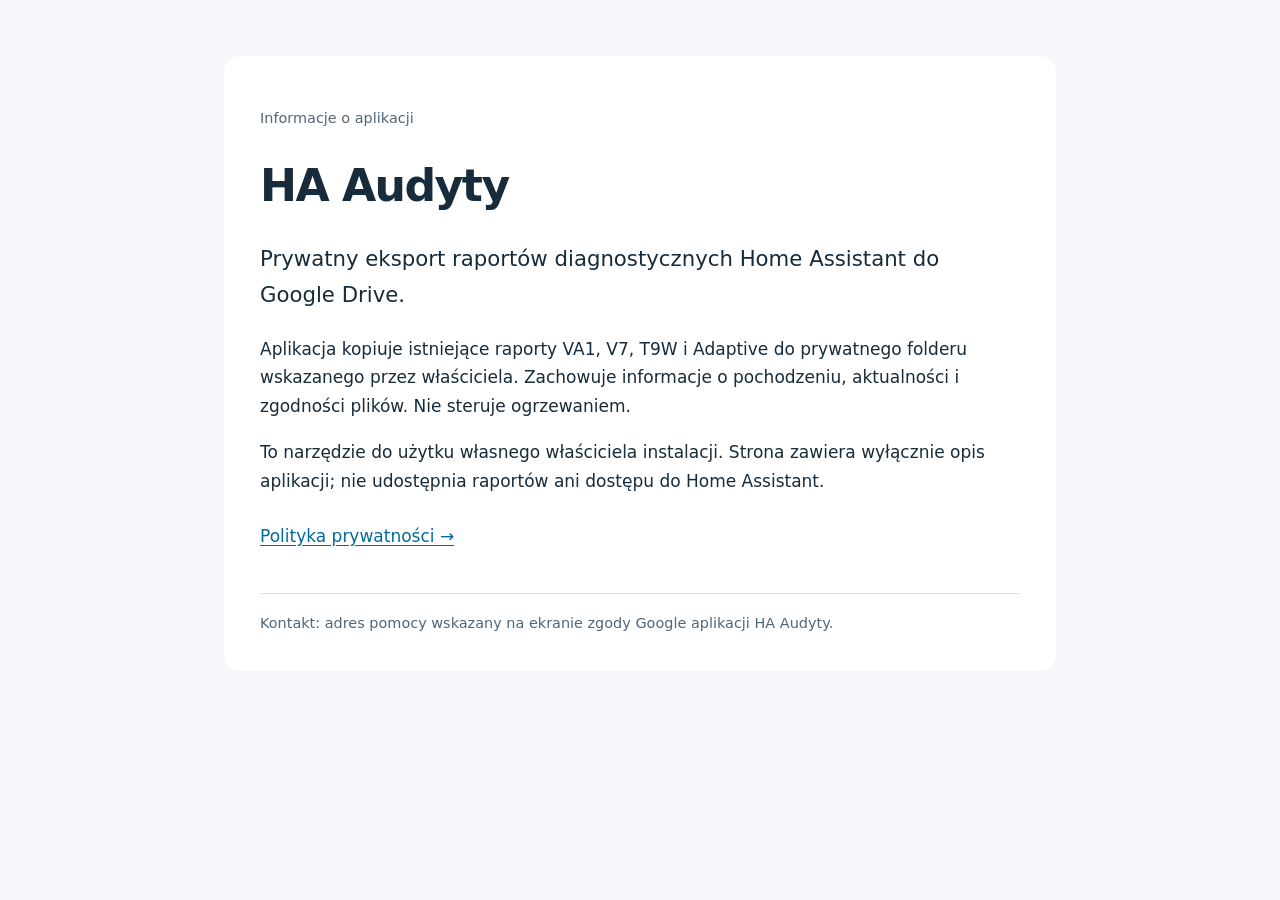
<file: index.html>
<!doctype html>
<html lang="pl">
<head>
  <meta charset="utf-8">
  <meta name="viewport" content="width=device-width, initial-scale=1">
  <meta name="description" content="HA Audyty — prywatny eksport raportów diagnostycznych Home Assistant do Google Drive.">
  <title>HA Audyty</title>
  <link rel="stylesheet" href="style.css">
</head>
<body>
<main>
  <p class="eyebrow">Informacje o aplikacji</p>
  <h1>HA Audyty</h1>
  <p class="lead">Prywatny eksport raportów diagnostycznych Home Assistant do Google Drive.</p>
  <p>Aplikacja kopiuje istniejące raporty VA1, V7, T9W i Adaptive do prywatnego
  folderu wskazanego przez właściciela. Zachowuje informacje o pochodzeniu,
  aktualności i zgodności plików. Nie steruje ogrzewaniem.</p>
  <p>To narzędzie do użytku własnego właściciela instalacji. Strona zawiera
  wyłącznie opis aplikacji; nie udostępnia raportów ani dostępu do Home Assistant.</p>
  <nav aria-label="Informacje"><a href="privacy.html">Polityka prywatności →</a></nav>
  <footer>Kontakt: adres pomocy wskazany na ekranie zgody Google aplikacji HA Audyty.</footer>
</main>
</body>
</html>
</file>
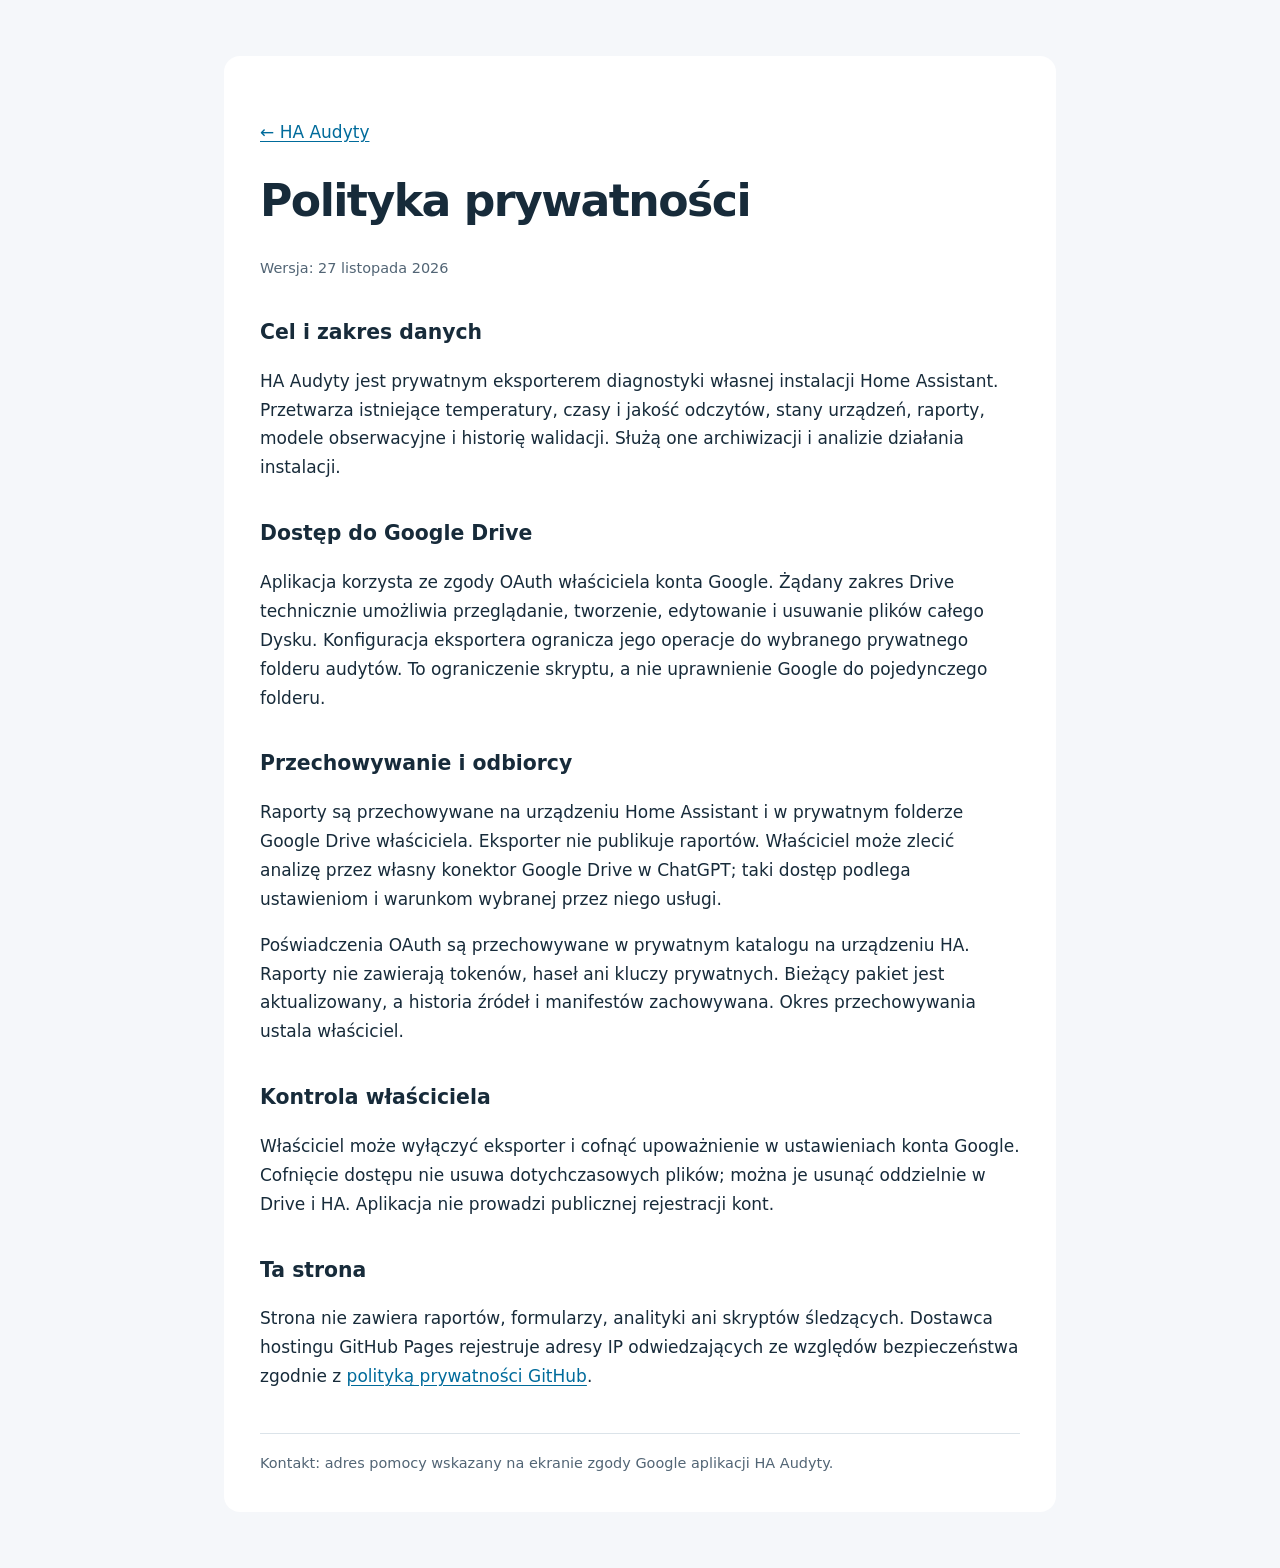
<file: privacy.html>
<!doctype html>
<html lang="pl">
<head>
  <meta charset="utf-8">
  <meta name="viewport" content="width=device-width, initial-scale=1">
  <title>Polityka prywatności — HA Audyty</title>
  <link rel="stylesheet" href="style.css">
</head>
<body>
<main>
  <nav aria-label="Nawigacja"><a href="index.html">← HA Audyty</a></nav>
  <h1>Polityka prywatności</h1>
  <p class="eyebrow">Wersja: 27 listopada 2026</p>
  <h2>Cel i zakres danych</h2>
  <p>HA Audyty jest prywatnym eksporterem diagnostyki własnej instalacji Home
  Assistant. Przetwarza istniejące temperatury, czasy i jakość odczytów, stany
  urządzeń, raporty, modele obserwacyjne i historię walidacji. Służą one
  archiwizacji i analizie działania instalacji.</p>
  <h2>Dostęp do Google Drive</h2>
  <p>Aplikacja korzysta ze zgody OAuth właściciela konta Google. Żądany zakres
  Drive technicznie umożliwia przeglądanie, tworzenie, edytowanie i usuwanie
  plików całego Dysku. Konfiguracja eksportera ogranicza jego operacje do
  wybranego prywatnego folderu audytów. To ograniczenie skryptu, a nie
  uprawnienie Google do pojedynczego folderu.</p>
  <h2>Przechowywanie i odbiorcy</h2>
  <p>Raporty są przechowywane na urządzeniu Home Assistant i w prywatnym folderze
  Google Drive właściciela. Eksporter nie publikuje raportów. Właściciel może
  zlecić analizę przez własny konektor Google Drive w ChatGPT; taki dostęp
  podlega ustawieniom i warunkom wybranej przez niego usługi.</p>
  <p>Poświadczenia OAuth są przechowywane w prywatnym katalogu na urządzeniu HA.
  Raporty nie zawierają tokenów, haseł ani kluczy prywatnych. Bieżący pakiet jest
  aktualizowany, a historia źródeł i manifestów zachowywana. Okres przechowywania
  ustala właściciel.</p>
  <h2>Kontrola właściciela</h2>
  <p>Właściciel może wyłączyć eksporter i cofnąć upoważnienie w ustawieniach konta
  Google. Cofnięcie dostępu nie usuwa dotychczasowych plików; można je usunąć
  oddzielnie w Drive i HA. Aplikacja nie prowadzi publicznej rejestracji kont.</p>
  <h2>Ta strona</h2>
  <p>Strona nie zawiera raportów, formularzy, analityki ani skryptów śledzących.
  Dostawca hostingu GitHub Pages rejestruje adresy IP odwiedzających ze względów
  bezpieczeństwa zgodnie z <a href="https://docs.github.com/en/site-policy/privacy-policies/github-general-privacy-statement">polityką prywatności GitHub</a>.</p>
  <footer>Kontakt: adres pomocy wskazany na ekranie zgody Google aplikacji HA Audyty.</footer>
</main>
</body>
</html>
</file>
<file: style.css>
:root { color-scheme: light dark; font: 17px/1.7 system-ui, sans-serif; }
body { margin: 0; background: #f5f7fa; color: #172b3a; }
main { max-width: 760px; margin: 56px auto; padding: 36px; background: #fff; border-radius: 16px; }
h1 { font-size: 2.6rem; line-height: 1.15; letter-spacing: -.035em; }
h2 { font-size: 1.2rem; margin-top: 2rem; }
.eyebrow, footer { color: #526575; font-size: .85rem; }
.lead { font-size: 1.25rem; }
a { color: #006b9b; text-underline-offset: .2em; }
nav { margin: 1.5rem 0; }
footer { margin-top: 2.5rem; border-top: 1px solid #dbe3e9; padding-top: 1rem; }
@media (max-width: 600px) { main { margin: 0; padding: 24px; border-radius: 0; } }
@media (prefers-color-scheme: dark) {
  body { background: #10191f; color: #e1ebf2; }
  main { background: #192830; }
  a { color: #72d1ff; }
  .eyebrow, footer { color: #adbeca; }
}
</file>
